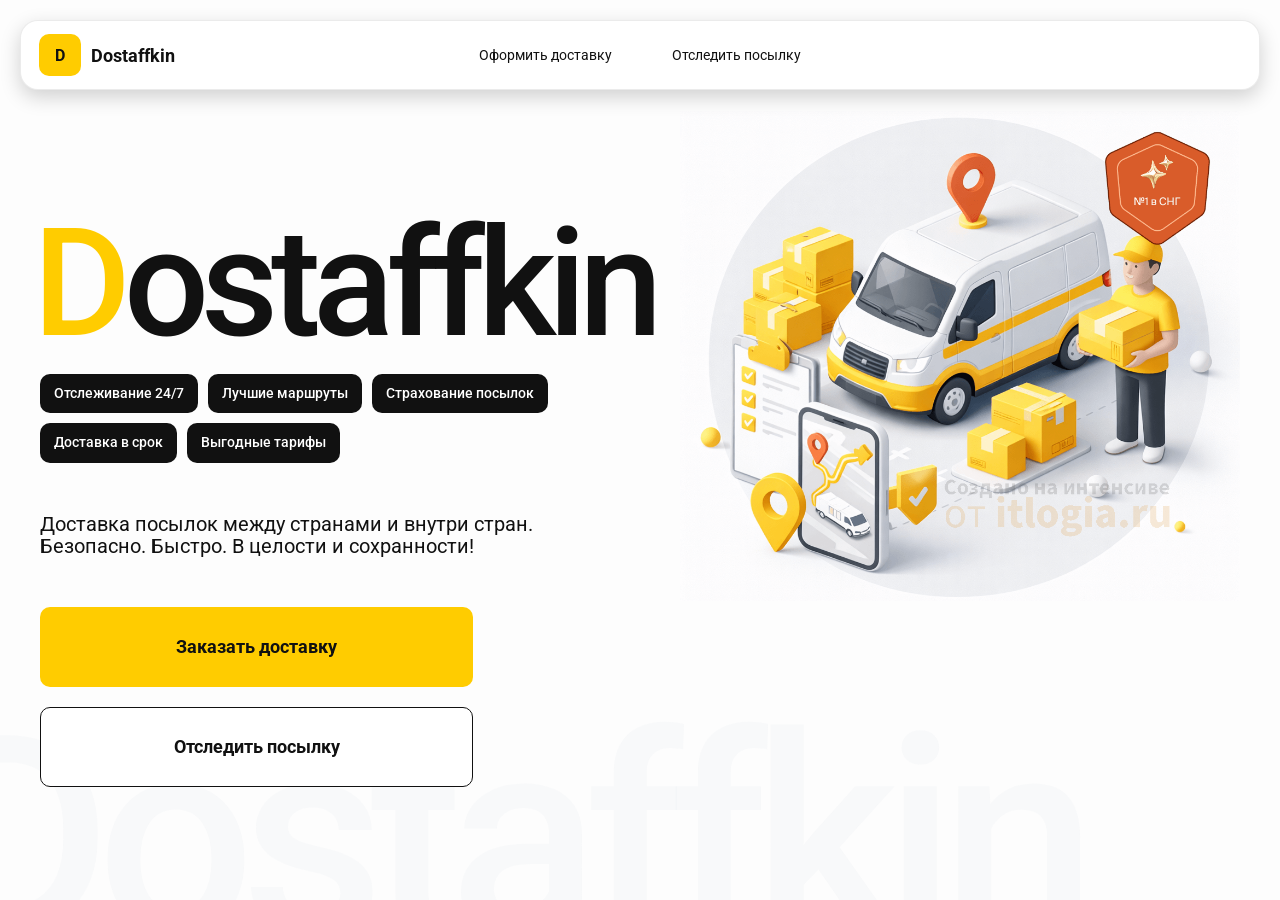
<file: index.html>
<!doctype html>
<html lang="ru">

<head>
    <meta charset="utf-8" />
    <meta name="viewport" content="width=device-width,initial-scale=1,maximum-scale=1,user-scalable=0" />
    <title>Dostaffkin — Доставка посылок между странами и внутри стран. Безопасно. Быстро. В целости и сохранности!
    </title>

    <link href="styles/base.css" rel="stylesheet" />
    <link href="styles/base_adaptive.css" rel="stylesheet" />
    <link href="styles/index.css" rel="stylesheet" />
    <link href="styles/index_adaptive.css" rel="stylesheet" />
</head>

<body>

    <div class="container">
        <header class="header">
            <a class="header-brand" href="#">
                <div class="header-logo">D</div>
                <div class="header-title">Dostaffkin</div>
            </a>
            <nav class="header-menu">
                <a class="header-link" href="./order.html">Оформить <span>доставку</span></a>
                <a class="header-link" href="./track.html">Отследить <span>посылку</span></a>
            </nav>
        </header>
        <main class="main">
            <section class="main-info">
                <div class="main-title">
                    <span>D</span>ostaffkin
                </div>
                <div class="main-features">
                    <div class="main-feature">Отслеживание 24/7</div>
                    <div class="main-feature">Лучшие маршруты</div>
                    <div class="main-feature">Страхование посылок</div>
                    <div class="main-feature">Доставка в срок</div>
                    <div class="main-feature">Выгодные тарифы</div>
                </div>
                <div class="main-description">
                    Доставка посылок между странами и внутри стран.
                    Безопасно. Быстро. В целости и сохранности!
                </div>
                <div class="main-actions">
                    <a class="button" type="button" href="./order.html">Заказать доставку</a>
                    <a class="button button-white" type="button" href="./track.html">Отследить посылку</a>
                </div>
            </section>
            <div class="main-title-ghost">Dostaffkin</div>
            <section class="main-image">
                <img src="images/main-image.png" alt="Main image" />
            </section>
        </main>
    </div>
    
</body>

</html>
</file>
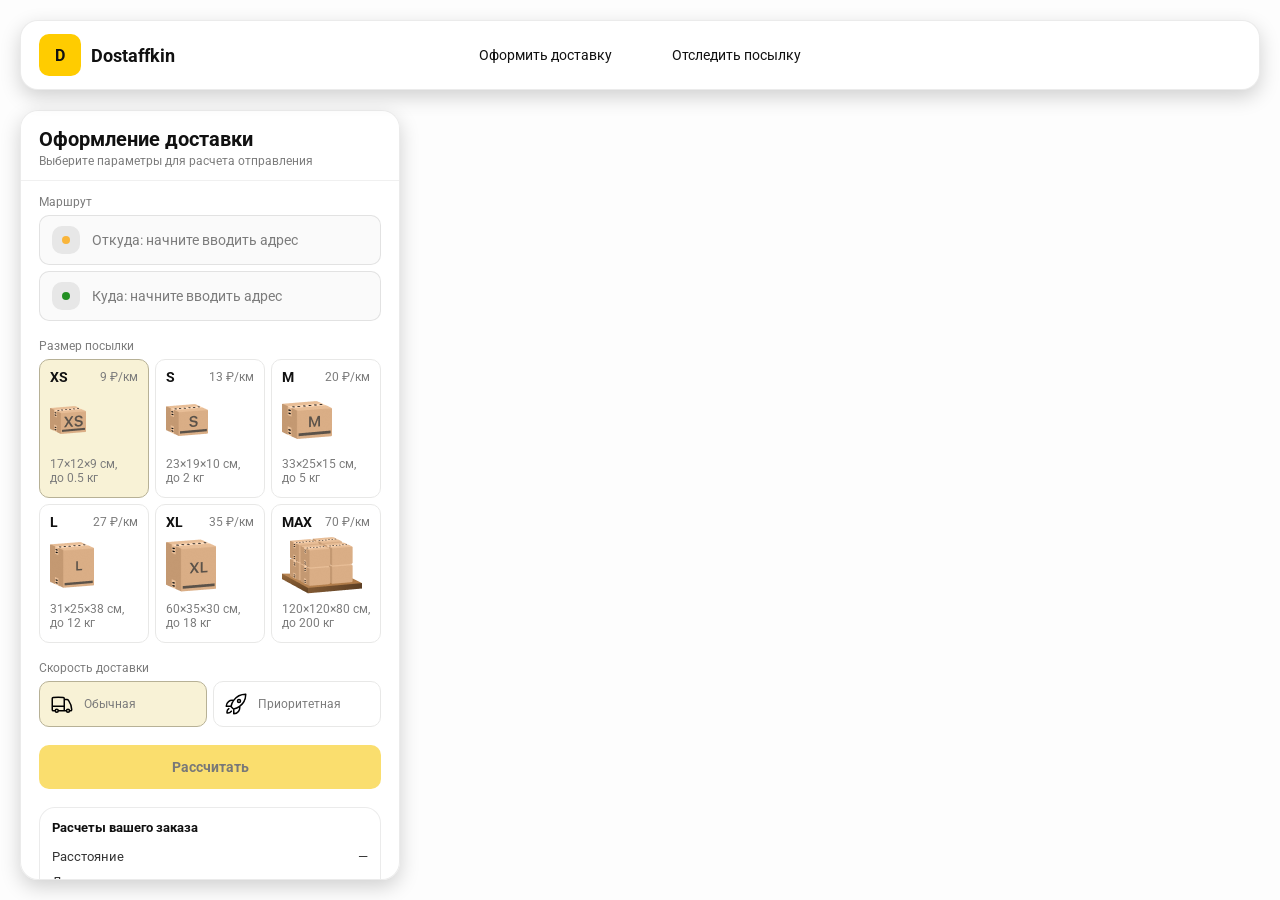
<file: order.html>
<!doctype html>
<html lang="ru">

<head>
    <meta charset="utf-8" />
    <meta name="viewport" content="width=device-width,initial-scale=1,maximum-scale=1,user-scalable=0" />
    <title>Оформление доставки</title>

    <link rel="stylesheet" href="styles/base.css" />
    <link rel="stylesheet" href="styles/base_adaptive.css" />

    <link rel="stylesheet" href="styles/order.css" />
    <link rel="stylesheet" href="styles/order_adaptive.css" />

    <script src="https://testologia.ru/ymc_min.js" data-apikey="1636c204-d930-4aec-b06a-63724452811b" data-suggest-apikey="4f1f679a-8654-4154-934c-1beaf4cd57bc"></script>
</head>

<body>
    <div id="map"></div>
    <header class="header">
        <a class="header-brand" href="./index.html">
            <div class="header-logo">D</div>
            <div class="header-title">Dostaffkin</div>
        </a>
        <nav class="header-menu">
            <a class="header-link" href="#">Оформить <span>доставку</span></a>
            <a class="header-link" href="./track.html">Отследить <span>посылку</span></a>
        </nav>
    </header>
    <aside class="main" id="sidebar">
        <div class="main-header">
            <div class="main-title">Оформление доставки</div>
            <div class="main-text">Выберите параметры для расчета отправления</div>
        </div>
        <div class="main-content">
            <div class="main-route">
                <div class="main-block-title">Маршрут</div>
                <div class="main-fields">
                    <div class="main-field" id="fromField">
                        <div class="main-pin"></div>
                        <input id="from" placeholder="Откуда: начните вводить адрес" autocomplete="off" />
                        <div class="main-ac" id="fromAc" role="listbox" aria-label="Подсказки адресов"></div>
                    </div>

                    <div class="main-field" id="toField">
                        <div class="main-pin"></div>
                        <input id="to" placeholder="Куда: начните вводить адрес" autocomplete="off" />
                        <div class="main-ac" id="toAc" role="listbox" aria-label="Подсказки адресов"></div>
                    </div>
                </div>
            </div>
            <div class="main-package">
                <div class="main-block-title">Размер посылки</div>

                <div class="main-sizes">
                    <div class="main-size-card is-active" data-value="xs">
                        <div class="main-size-top">
                            <div class="main-size-label">XS</div>
                            <div class="main-size-rate">9 ₽/км</div>
                        </div>
                        <div class="main-size-media">
                            <img src="images/sizes/xs.png" alt="Короб XS" />
                        </div>
                        <div class="main-size-description">17×12×9 см,<br>до 0.5 кг</div>
                    </div>

                    <div class="main-size-card" data-value="s">
                        <div class="main-size-top">
                            <div class="main-size-label">S</div>
                            <div class="main-size-rate">13 ₽/км</div>
                        </div>
                        <div class="main-size-media">
                            <img src="images/sizes/s.png" alt="Короб S" />
                        </div>
                        <div class="main-size-description">23×19×10 см,<br>до 2 кг</div>
                    </div>

                    <div class="main-size-card" data-value="m">
                        <div class="main-size-top">
                            <div class="main-size-label">M</div>
                            <div class="main-size-rate">20 ₽/км</div>
                        </div>
                        <div class="main-size-media">
                            <img src="images/sizes/m.png" alt="Короб M" />
                        </div>
                        <div class="main-size-description">33×25×15 см,<br>до 5 кг</div>
                    </div>

                    <div class="main-size-card" data-value="l">
                        <div class="main-size-top">
                            <div class="main-size-label">L</div>
                            <div class="main-size-rate">27 ₽/км</div>
                        </div>
                        <div class="main-size-media">
                            <img src="images/sizes/l.png" alt="Короб L" />
                        </div>
                        <div class="main-size-description">31×25×38 см,<br>до 12 кг</div>
                    </div>

                    <div class="main-size-card" data-value="xl">
                        <div class="main-size-top">
                            <div class="main-size-label">XL</div>
                            <div class="main-size-rate">35 ₽/км</div>
                        </div>
                        <div class="main-size-media">
                            <img src="images/sizes/xl.png" alt="Короб XL" />
                        </div>
                        <div class="main-size-description">60×35×30 см,<br>до 18 кг</div>
                    </div>

                    <div class="main-size-card" data-value="max">
                        <div class="main-size-top">
                            <div class="main-size-label">MAX</div>
                            <div class="main-size-rate">70 ₽/км</div>
                        </div>
                        <div class="main-size-media main-size-media-palleta">
                            <img src="images/sizes/max.png" alt="Паллета" />
                        </div>
                        <div class="main-size-description">120×120×80 см,<br>до 200 кг</div>
                    </div>
                </div>
            </div>
            <div class="main-speed">
                <div class="main-block-title">Скорость доставки</div>

                <div class="main-speeds">
                    <div class="main-speed-card is-active" data-value="regular">
                        <img class="main-speed-media" src="images/icons/regular.svg" alt="Regular" />
                        <div class="main-speed-description">Обычная</div>
                    </div>
                    <div class="main-speed-card" data-value="fast">
                        <img class="main-speed-media" src="images/icons/fast.svg" alt="Fast" />
                        <div class="main-speed-description">Приоритетная</div>
                    </div>

                </div>
            </div>
            <div class="main-calculate-block">
                <button id="calc" class="button calculate-button" type="button" disabled>Рассчитать</button>
            </div>
            <div class="main-result" id="result">
                <div class="main-result-title">Расчеты вашего заказа</div>
                <div class="main-result-lines">
                    <div class="main-result-line"><span>Расстояние</span><span id="distanceValue">—</span></div>
                    <div class="main-result-line"><span>Доставим через</span><span id="durationValue">—</span></div>
                    <div class="main-result-line"><span>Тариф</span><span id="rateValue">—</span></div>
                </div>
                <div class="main-price">
                    <div class="main-price-label">Итого</div>
                    <div class="main-price-value" id="totalValue">—</div>
                </div>
            </div>
            <div class="main-order-box">
                <div class="main-order-form" id="orderForm">
                    <div class="main-order-title">Оформление доставки</div>
                    <div class="main-block-info-row">
                        <div class="main-block-title">Контакты</div>
                        <div class="order-fields">
                            <div class="main-field">
                                <input id="customerName" placeholder="Ваше имя" autocomplete="off" />
                            </div>
                            <div class="main-field">
                                <input id="customerPhone" placeholder="Ваш телефон" autocomplete="off"
                                    inputmode="tel" />
                            </div>
                        </div>
                    </div>
                    <div class="main-block-info-row extra-info">
                        <div class="main-block-title">Дополнительная информация</div>
                        <div class="main-field textarea">
                            <textarea id="comment" placeholder="Детали доставки и комментарии"></textarea>
                        </div>
                    </div>
                    <button id="submit" class="button main-submit-request" type="button" disabled>Отправить
                        заявку
                    </button>
                </div>

                <div class="main-order-success" id="orderSuccess">
                    <div class="main-success-icon">✓</div>
                    <div class="main-success-title">Заявка отправлена!</div>
                    <div class="main-success-title">Номер отправления – <span id="orderId"></span></div>
                    <div class="main-success-subtitle">Мы скоро свяжемся с вами</div>
                </div>
            </div>
        </div>

    </aside>
    <script src="scripts/order.js"></script>
</body>

</html>
</file>
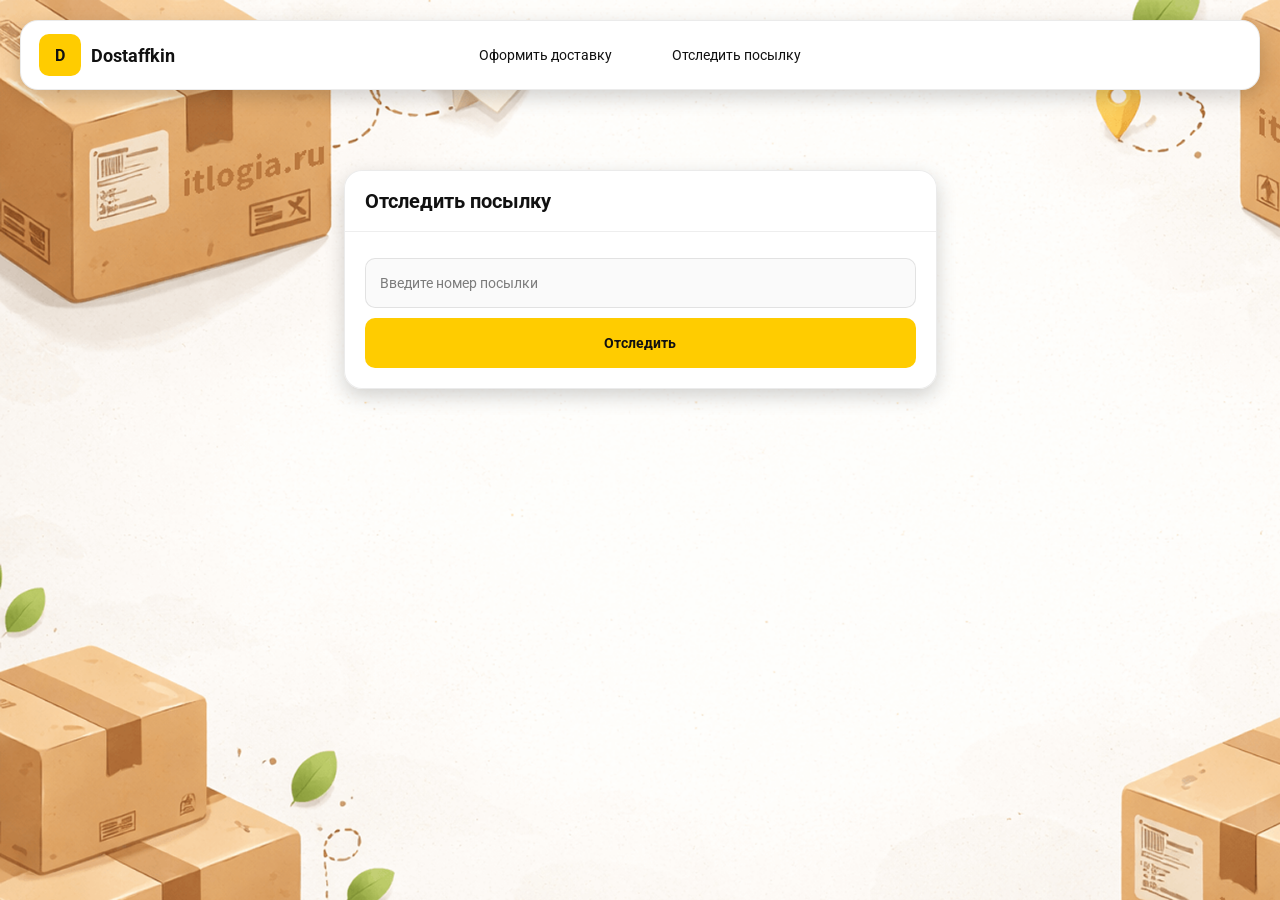
<file: track.html>
<!doctype html>
<html lang="ru">

<head>
    <meta charset="utf-8" />
    <meta name="viewport" content="width=device-width,initial-scale=1,maximum-scale=1,user-scalable=0" />
    <title>Отследить посылку</title>
    <link rel="stylesheet" href="styles/base.css" />
    <link rel="stylesheet" href="styles/base_adaptive.css" />

    <link rel="stylesheet" href="styles/track.css" />
    <link rel="stylesheet" href="styles/track_adaptive.css" />
</head>

<body>
    <div class="container">
        <header class="header">
            <a class="header-brand" href="./index.html">
                <div class="header-logo">D</div>
                <div class="header-title">Dostaffkin</div>
            </a>
            <nav class="header-menu">
                <a class="header-link" href="./order.html">Оформить <span>доставку</span></a>
                <a class="header-link" href="#">Отследить <span>посылку</span></a>
            </nav>
        </header>
        <main class="track-content">
            <section class="track-card track-search">
                <div class="track-title">Отследить посылку</div>
                <div class="track-action">
                    <div class="main-field track-field">
                        <input id="trackNumber" placeholder="Введите номер посылки" autocomplete="off" />
                    </div>
                    <button id="trackButton" class="button track-button" type="button">Отследить</button>
                </div>
            </section>
            <section class="track-card track-result" id="trackResult">
                <div class="track-result-header">
                    <div class="track-id" id="trackIdValue"></div>
                    <div class="track-routes">
                        <div class="track-route">
                            <div class="track-route-pin">
                                <svg xmlns="http://www.w3.org/2000/svg" fill="none" viewBox="0 0 24 24"
                                    stroke-width="1.5" stroke="orange" class="size-6">
                                    <path stroke-linecap="round" stroke-linejoin="round"
                                        d="M15 10.5a3 3 0 1 1-6 0 3 3 0 0 1 6 0Z" />
                                    <path stroke-linecap="round" stroke-linejoin="round"
                                        d="M19.5 10.5c0 7.142-7.5 11.25-7.5 11.25S4.5 17.642 4.5 10.5a7.5 7.5 0 1 1 15 0Z" />
                                </svg>
                            </div>
                            <div class="track-route-address" id="trackFromValue">
                                Откуда: Москва, улица Арбат, 1
                            </div>
                        </div>
                        <div class="track-route track-route-arrow">
                            <svg xmlns="http://www.w3.org/2000/svg" fill="none" viewBox="0 0 24 24" stroke-width="1.5"
                                stroke="currentColor" class="size-6">
                                <path stroke-linecap="round" stroke-linejoin="round"
                                    d="M19.5 13.5 12 21m0 0-7.5-7.5M12 21V3" />
                            </svg>
                        </div>
                        <div class="track-route">
                            <div class="track-route-pin">
                                <svg xmlns="http://www.w3.org/2000/svg" fill="none" viewBox="0 0 24 24"
                                    stroke-width="1.5" stroke="green" class="size-6">
                                    <path stroke-linecap="round" stroke-linejoin="round"
                                        d="M15 10.5a3 3 0 1 1-6 0 3 3 0 0 1 6 0Z" />
                                    <path stroke-linecap="round" stroke-linejoin="round"
                                        d="M19.5 10.5c0 7.142-7.5 11.25-7.5 11.25S4.5 17.642 4.5 10.5a7.5 7.5 0 1 1 15 0Z" />
                                </svg>
                            </div>
                            <div class="track-route-address" id="trackToValue">
                                Куда: Минск, проспект Независимости, 58
                            </div>
                        </div>
                    </div>
                </div>
                <div class="track-info">
                    <div class="track-status-title">Статус данной посылки:</div>
                    <div class="track-status-list" id="trackStatusList">

                    </div>
                </div>
            </section>
        </main>
    </div>
    <script src="scripts/track.js"></script>

</body>

</html>
</file>
<file: styles/base.css>
*, *::before, *::after {
    box-sizing: border-box;
}

@font-face {
    font-family: "Roboto";
    src: url("../fonts/Roboto-Regular.ttf");
    font-weight: normal;
}

@font-face {
    font-family: "Roboto";
    src: url("../fonts/Roboto-Bold.ttf");
    font-weight: bold;
}

@font-face {
    font-family: "Roboto";
    src: url("../fonts/Roboto-Medium.ttf");
    font-weight: 500;
}

html, body {
    margin: 0;
    color: #111111;
    font-family: "Roboto", sans-serif;
}

body {
    background: #FDFDFD;
}

.header {
    border-radius: 18px;
    box-shadow: 0 7px 20px 0 #0000002E;
    backdrop-filter: blur(10px);
    background: #ffffff;
    left: 20px;
    border: 1px solid rgba(0, 0, 0, 0.08);
    position: fixed;
    right: 20px;
    top: 20px;
    padding: 14px 18px;
    height: 70px;
    display: flex;
    align-items: center;
    z-index: 6;
}

.header-brand {
    display: flex;
    align-items: center;
    text-decoration: none;
    gap: 10px;
}

.header-logo {
    width: 42px;
    height: 42px;
    border-radius: 10px;
    background: #FFCC00;
    display: grid;
    place-items: center;
    font-weight: bold;
    color: #111;
}

.header-title {
    font-size: 18px;
    font-weight: bold;
    color: #111111;
    text-decoration: none;
}

.header-menu {
    display: flex;
    align-items: center;
    gap: 60px;
    margin: 0;
    position: absolute;
    left: 50%;
    transform: translateX(-50%);
}

.header-link {
    font-size: 14px;
    color: #111111;
    text-decoration: none;
}

.button {
    border: 0;
    outline: none;
    height: 44px;
    border-radius: 10px;
    font-size: 14px;
    font-weight: bold;
    cursor: pointer;
    font-family: inherit;
    transition: transform .08s ease, opacity .12s ease;
    background: #ffcc00;
    color: #111111;
    text-align: center;
    text-decoration: none;
}

.button:hover {
    background-color: #E5BC19;
}

.button:disabled {
    cursor: not-allowed;
    background-color: #FADE6E;
    color: #787878;
    transform: none;
}

.button.button-white {
    background: #ffffff;
    border: 1px solid #111111;
}

.button.button-white:hover {
    background: rgb(241 241 241);
}
.main-field {
    display: flex;
    align-items: center;
    margin-top: 6px;
    gap: 10px;
    border: 1px solid #1111111A;
    background: #FAFAFA;
    border-radius: 10px;
    padding: 10px 12px;
    position: relative;
    box-sizing: border-box;
    height: 50px;
}

.main-field.textarea {
    height: auto;
}

.main-pin {
    width: 28px;
    height: 28px;
    border-radius: 10px;
    background: rgba(17, 17, 17, 0.08);
    display: grid;
    place-items: center;
    flex: 0 0 auto;
    position: relative;
}

.main-pin::before {
    content: "";
    width: 8px;
    height: 8px;
    border-radius: 999px;
    background: orange;
    opacity: .75;
    display: block;
}

.main-field:last-child .main-pin::before {
    background: green;
    opacity: .85;
}

input, textarea {
    width: 100%;
    border: 0;
    outline: none;
    background: transparent;
    font-size: 14px;
    color: #111111;
    font-family: inherit;
}

textarea {
    resize: vertical;
    min-height: 72px;
    padding: 2px 0;
}

input::placeholder, textarea::placeholder {
    color: #7C7C7C;
}

.main-field:focus-within {
    border-color: rgba(0, 0, 0, 0.20);
    box-shadow: 0 0 0 4px rgba(255, 204, 0, 0.35);
    background: rgba(255, 255, 255, 0.75);
}
</file>
<file: styles/base_adaptive.css>
@media (max-width: 767px) {
    .header {
        left: 10px;
        right: 10px;
        top: 10px;
    }

    .header-link span {
        display: none;
    }

    .header-menu {
        gap: 20px;
        justify-content: flex-start;
        margin: 0 0 0 30px;
        position: static;
        transform: none;
    }
}

@media (max-width: 420px) {
    .header-title {
        display: none;
    }
}

@media (max-width: 374px) {
    .header-menu {
        gap: 10px;
        margin: 0 0 0 10px;
    }
}
</file>
<file: styles/index.css>
.container {
    overflow: hidden;
    min-height: 100vh;
}

.main {
    padding: 111px 40px 40px;
    position: relative;
    display: flex;
}

.main-info {
    max-width: 840px;
    width: 100%;
    position: relative;
}

.main-title {
    margin-top: 98px;
    font-weight: 500;
    font-size: 200px;
    line-height: 1;
    letter-spacing: -0.05em;
    color: #111111;
    left: -15px;
    position: relative;
}

.main-title span {
    color: #ffcc00;
}

.main-features {
    margin-top: 15px;
    display: flex;
    flex-wrap: wrap;
    gap: 10px;
}

.main-feature {
    background: #111111;
    color: #ffffff;
    padding: 12px 14px;
    font-weight: 500;
    font-size: 14px;
    line-height: 1.1;
    border-radius: 10px;
}

.main-description {
    margin-top: 50px;
    max-width: 500px;
    font-size: 20px;
    line-height: 1.1;
    color: #111111;
}

.main-actions {
    margin-top: 50px;
    display: flex;
    flex-direction: column;
    gap: 20px;
}

.main-actions .button {
    height: 80px;
    width: 433px;
    font-size: 18px;
    font-weight: bold;
    place-items: center;
    display: grid;
}

.main-title-ghost {
    position: absolute;
    z-index: -1;
    left: -70px;
    bottom: -150px;
    font-weight: 500;
    font-size: 278px;
    line-height: 1;
    letter-spacing: -0.05em;
    color: #ECEDF04D;
}

.main-image {
    width: 1024px;
    top: 100px;
    z-index: -2;
}

.main-image img {
    width: 100%;
    max-width: 1024px;
    height: auto;
    display: block;
}
</file>
<file: styles/index_adaptive.css>
@media (max-width: 1760px) {
    .main-title {
        font-size: 150px;
        left: -7px;
    }

    .main-info {
        max-width: 640px;
    }
}

@media (max-width: 1200px) {
    .main-info {
        max-width: 540px;
    }

    .main {
        padding: 111px 20px 20px;
    }

    .main-title {
        font-size: 120px;
        left: -4px;
    }

    .main-title-ghost {
        font-size: 220px;
    }
}

@media (max-width: 1024px) {
    .main-title {
        margin-top: 30px;
    }

    .main {
        flex-direction: column-reverse;
    }

    .main-image {
        max-width: 350px;
        position: absolute;
        left: 370px;
        top: 370px;
    }

    .main-info {
        max-width: 100%;
    }

    .main-actions {
        gap: 10px;
    }

    .main-actions .button {
        height: 50px;
        font-size: 14px;
        width: auto;
        max-width: 300px;
    }

    .main-description {
        max-width: 350px;
    }
}

@media (max-width: 570px) {
    .main-title {
        font-size: 88px;
    }

    .main-description {
        max-width: 100%
    }

    .main-actions {
       width: 100%;
    }

    .main-actions .button {
        width: 100%;
        max-width: 100%
    }

    .main-image {
        max-width: 650px;
        position: absolute;
        left: 170px;
        top: 70px;
        opacity: 0.2;
    }
}

@media (max-width: 400px) {
    .main-title {
        font-size: 70px;
    }
}
</file>
<file: styles/order.css>
#map {
    position: fixed;
    inset: 0;
}

.main {
    border-radius: 18px;
    box-shadow: 0 7px 20px 0 #0000002E;
    backdrop-filter: blur(10px);
    background: rgba(255, 255, 255, 0.96);
    left: 20px;
    border: 1px solid rgba(0, 0, 0, 0.08);
    position: fixed;
    top: 110px;
    bottom: 20px;
    width: 380px;
    display: flex;
    flex-direction: column;
    overflow: hidden;
    z-index: 5;
}

.main-header {
    padding: 18px 18px 12px 18px;
    border-bottom: 1px solid rgba(0, 0, 0, 0.06);
    display: flex;
    flex-direction: column;
}

.main-title {
    font-size: 20px;
    line-height: 100%;
    font-weight: bold;
}

.main-text {
    font-size: 12px;
    margin-top: 5px;
    color: #7C7C7C;
}
.main-content {
    padding: 14px 18px 18px 18px;
    overflow: auto;
    scrollbar-width: none;
    display: flex;
    flex-direction: column;
    gap: 18px;
    flex: 1;
}

.main-block-title {
    font-size: 12px;
    color: #7C7C7C;
}

.main-route .main-block-title,
.main-package .main-block-title {
    margin-bottom: 6px;
}

.main-sizes {
    display: grid;
    gap: 6px;
    grid-template-columns: repeat(3, 1fr);
}

.main-size-card {
    border: 1px solid #E8E8E7;
    background: #FFFFFF;
    border-radius: 10px;
    padding: 10px;
    cursor: pointer;
    user-select: none;
    transition: transform .08s ease, border-color .12s ease, background .12s ease;
    min-height: 139px;
}

.main-size-card:hover {
    transform: translateY(-1px);
}

.main-size-card.is-active {
    background-color: #F8F2D6;
    border-color: #B7B196;
}

.main-size-top {
    display: flex;
    align-items: center;
    justify-content: space-between;
}

.main-size-label {
    font-weight: bold;
    font-size: 14px;
    color: #111111;
    line-height: 100%;
}

.main-size-rate {
    font-size: 12px;
    color: #7C7C7C;
    line-height: 100%;
}

.main-size-media {
    margin-top: 8px;
    height: 57px;
}

.main-size-description {
    margin-top: 8px;
    font-size: 12px;
    color: #7C7C7C;
    line-height: 1.2;
}

.calculate-button {
    width: 100%;
}

.main-result {
    border: 1px solid rgba(0, 0, 0, 0.08);
    background: rgba(255, 255, 255, 0.75);
    border-radius: 16px;
    padding: 12px;
    line-height: 1.25;
}

.main-result-title {
    font-weight: bold;
    font-size: 13px;
    color: #111111;
    margin-bottom: 13px;
}

.main-result-lines {
    gap: 8px;
    display: flex;
    flex-direction: column;
}

.main-result-line {
    font-size: 13px;
    color: rgba(17, 17, 17, 0.85);
    display: flex;
    justify-content: space-between;
}

.main-price {
    margin-top: 18px;
    padding-top: 10px;
    border-top: 1px dashed rgba(0, 0, 0, 0.12);
    display: flex;
    align-items: baseline;
    justify-content: space-between;
}

.main-price-label {
    font-size: 12px;
    color: rgba(17, 17, 17, 0.55);
}

.main-price-value {
    font-size: 20px;
    font-weight: bold;
    color: #111111;
    letter-spacing: -0.3px;
}

.main-order-box {
    background: #ffffff;
    border: 1px solid #E8E8E7;
    border-radius: 10px;
    padding: 12px;
}

.main-order-title {
    margin-bottom: 8px;
    font-weight: bold;
    font-size: 14px;
    color: #111111;
}

.main-block-info {
    display: flex;
    flex-direction: column;
    gap: 6px;
}

.order-fields {
    display: grid;
    grid-template-columns: 1fr 1fr;
    column-gap: 10px;
    margin-top: 6px;
}

.main-block-info-row.extra-info {
    display: block;
    margin-top: 13px;
}

.main-submit-request {
    width: 100%;
    margin-top: 6px;
}

.main-order-success {
    display: none;
    text-align: center;
    padding: 22px 12px;
    gap: 12px;
}

.main-order-success.is-visible {
    display: flex;
    flex-direction: column;
    align-items: center;
}

.main-success-icon {
    width: 56px;
    height: 56px;
    border-radius: 50%;
    background: #16a34a;
    color: #ffffff;
    display: grid;
    place-items: center;
    font-size: 30px;
}

.main-success-title {
    font-size: 14px;
    font-weight: bold;
    color: #111111;
}

.main-success-subtitle {
    font-size: 12px;
    color: rgba(17, 17, 17, 0.55);
    line-height: 1.3;
}

.main-speed .main-block-title {
    margin-bottom: 6px;
}

.main-speeds {
    display: grid;
    gap: 6px;
    grid-template-columns: repeat(2, 1fr);
}

.main-speed-card {
    border: 1px solid #E8E8E7;
    background: #FFFFFF;
    border-radius: 10px;
    padding: 10px;
    cursor: pointer;
    user-select: none;
    transition: transform .08s ease, border-color .12s ease, background .12s ease;
    display: flex;
    align-items: center;
    gap: 10px;
}

.main-speed-card:hover {
    transform: translateY(-1px);
}

.main-speed-card.is-active {
    background-color: #F8F2D6;
    border-color: #B7B196;
}

.main-speed-description {
    font-size: 12px;
    color: #7C7C7C;
    line-height: 1.2;
}
</file>
<file: styles/order_adaptive.css>
@media (max-width: 767px) {
    .main {
        left: 10px;
        right: 10px;
        top: 50%;
        bottom: 12px;
        width: auto;
        max-width: none;
    }
}

@media (max-width: 420px) {
    .main-sizes {
        grid-template-columns: repeat(2, 1fr);
    }
}
</file>
<file: styles/track.css>
.container {
    background: #F4F4F4 url("../images/track-bg.png");
    background-size: cover;
    min-height: 100vh;
    padding: 170px 0 50px 0;
}

.track-content {
    width: 593px;
    margin: 0 auto;
}

.track-card {
    width: 100%;
    border-radius: 18px;
    box-shadow: 0 7px 20px 0 #0000002E;
    backdrop-filter: blur(10px);
    background: rgba(255, 255, 255, 0.96);
    border: 1px solid rgba(0, 0, 0, 0.08);
}

.track-title {
    font-size: 20px;
    line-height: 100%;
    font-weight: bold;
    border-bottom: 1px solid #EEEEEE;
    padding: 20px;
}

.track-action {
    padding: 20px;
}

.track-button {
    width: 100%;
    height: 50px;
}

.track-field {
    margin-bottom: 10px;
}

.track-result {
    margin-top: 5px;
    display: none;
}

.track-result.is-visible {
    display: block;
}

.track-result-header {
    font-weight: bold;
    font-size: 14px;
    color: #111111;
    padding: 20px;
    border-bottom: 1px solid #EEEEEE;
}

.track-id {
    margin-bottom: 12px;
    font-size: 20px;
}

.track-routes {
    display: flex;
    flex-direction: column;
    gap: 10px;
    font-weight: normal;
}

.track-route {
    display: flex;
    align-items: center;
    gap: 10px;
}

.track-route-pin {
    width: 24px;
    height: 24px;
    flex-shrink: 0;
}

.track-route-arrow {
    padding: 15px 0;
    width: 24px;
    height: 24px;
}

.track-info {
    padding: 20px;
}

.track-status {
    display: flex;
    align-items: center;
    font-size: 12px;
    gap: 10px;
}

.track-status-title {
    font-size: 14px;
    color: #111111;
    margin-bottom: 20px;
}

.track-status-list {
    display: flex;
    flex-direction: column;
    gap: 15px;
}

.track-status-icon {
    width: 40px;
    height: 40px;
    border-radius: 50%;
    background: rgba(17, 17, 17, 0.08);
    display: grid;
    place-items: center;
    flex: 0 0 auto;
}

.track-status.created .track-status-icon {
    background-color: #F1CB00;
}

.track-status.in-way .track-status-icon {
    background-color: #F08A11;
}

.track-status.ready .track-status-icon {
    background-color: #A35D0A;
}

.track-status.done .track-status-icon {
    background-color: #37C93B;
}

.track-status-text {
    display: flex;
    align-items: center;
    justify-content: space-between;
    color: #111111;
    font-size: 12px;
    flex: 1;
}

.track-status-date {
    color: rgba(17, 17, 17, 0.55);
}
</file>
<file: styles/track_adaptive.css>
@media (max-width: 767px) {
    .container {
        padding: 130px 0 50px 0;
    }

    .track-content {
        width: 100%;
        padding-left: 10px;
        padding-right: 10px;
    }

    .track-result-header {
        padding: 20px;
    }
}
</file>
